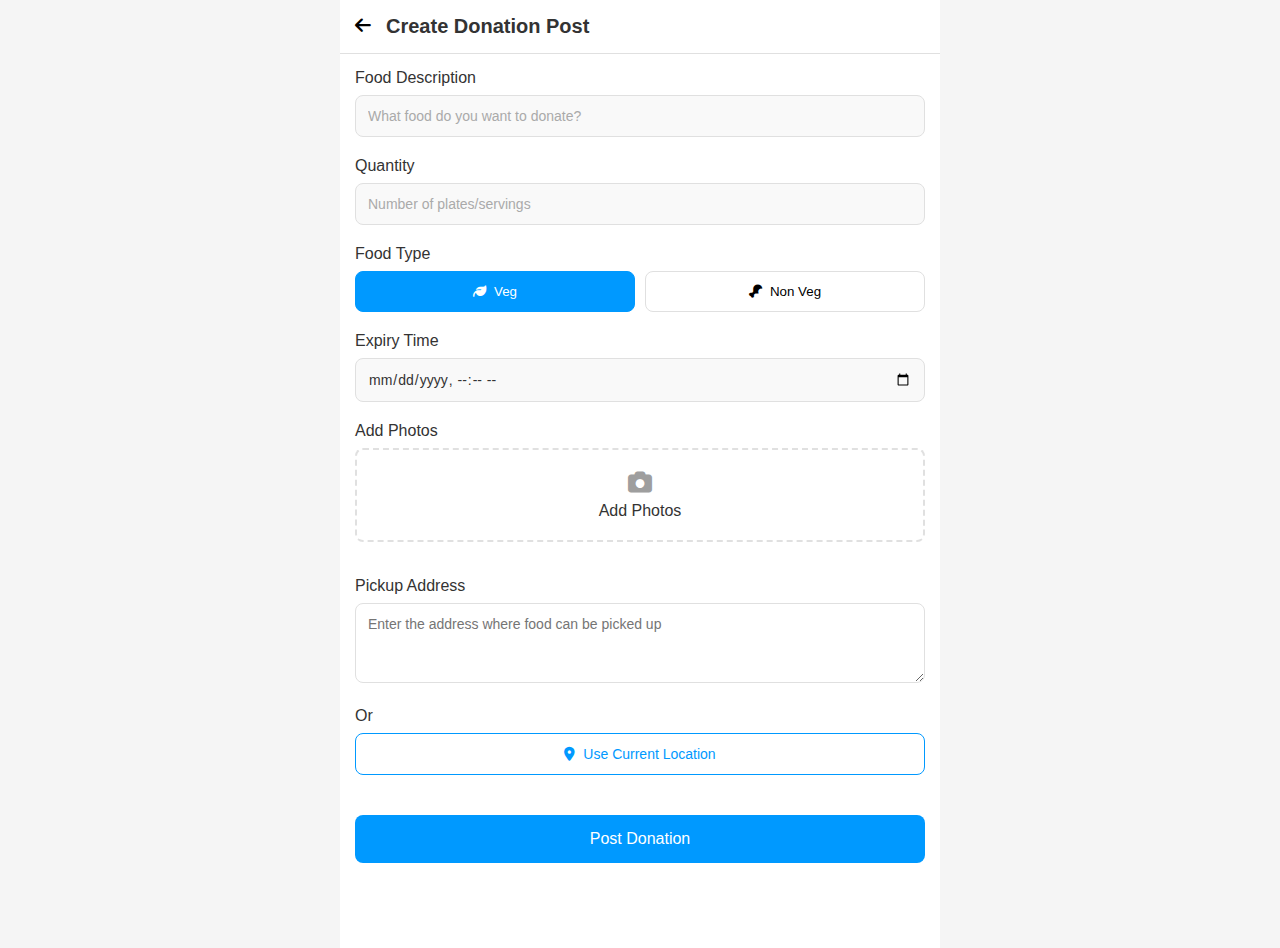
<file: create-donation.html>
<!DOCTYPE html>
<html lang="en">
<head>
    <meta charset="UTF-8">
    <meta name="viewport" content="width=device-width, initial-scale=1.0">
    <title>Create Donation Post</title>
    <link rel="stylesheet" href="styles.css">
    <link rel="stylesheet" href="dashboard.css">
    <link rel="stylesheet" href="https://cdnjs.cloudflare.com/ajax/libs/font-awesome/6.4.0/css/all.min.css">
</head>
<body>
    <div class="main-container">
        <div class="page-header">
            <button class="back-btn"><i class="fas fa-arrow-left"></i></button>
            <h1>Create Donation Post</h1>
        </div>

        <form id="donationForm">
            <div class="form-group">
                <label for="foodDescription">Food Description</label>
                <input type="text" id="foodDescription" placeholder="What food do you want to donate?" required>
            </div>
            
            <div class="form-group">
                <label for="foodQuantity">Quantity</label>
                <input type="number" id="foodQuantity" placeholder="Number of plates/servings" required min="1">
            </div>
            
            <div class="form-group">
                <label>Food Type</label>
                <div class="food-type-toggle">
                    <button type="button" class="food-type-btn active" data-type="veg">
                        <i class="fas fa-leaf"></i> Veg
                    </button>
                    <button type="button" class="food-type-btn" data-type="nonveg">
                        <i class="fas fa-drumstick-bite"></i> Non Veg
                    </button>
                </div>
            </div>
            
            <div class="form-group">
                <label for="expiryTime">Expiry Time</label>
                <input type="datetime-local" id="expiryTime" required>
            </div>
            
            <div class="form-group">
                <label>Add Photos</label>
                <div class="photo-upload">
                    <div class="upload-placeholder">
                        <i class="fas fa-camera"></i>
                        <p>Add Photos</p>
                    </div>
                    <input type="file" id="photoUpload" accept="image/*" multiple hidden>
                </div>
                <div class="photo-preview"></div>
            </div>
            
            <div class="form-group">
                <label for="pickupAddress">Pickup Address</label>
                <textarea id="pickupAddress" placeholder="Enter the address where food can be picked up" required></textarea>
            </div>
            
            <div class="form-group">
                <label>Or</label>
                <button type="button" class="map-location-btn">
                    <i class="fas fa-map-marker-alt"></i> Use Current Location
                </button>
            </div>
            
            <button type="submit" class="submit-btn">Post Donation</button>
        </form>
    </div>

    <script src="dashboard.js"></script>
</body>
</html>
</file>
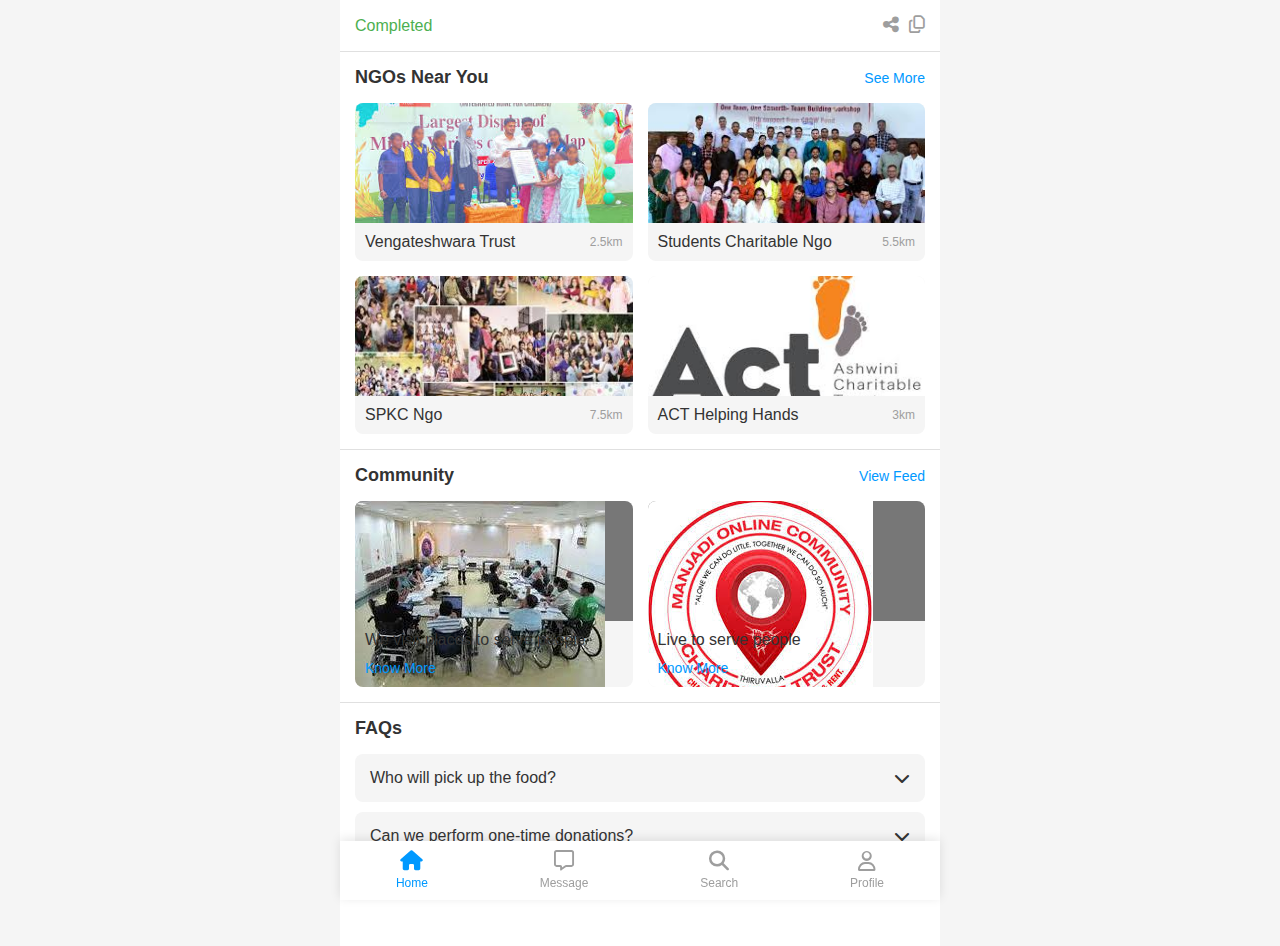
<file: home.html>
<!DOCTYPE html>
<html lang="en">
<head>
    <meta charset="UTF-8">
    <meta name="viewport" content="width=device-width, initial-scale=1.0">
    <title>Donor Dashboard</title>
    <link rel="stylesheet" href="styles.css">
    <link rel="stylesheet" href="dashboard.css">
    <link rel="stylesheet" href="https://cdnjs.cloudflare.com/ajax/libs/font-awesome/6.4.0/css/all.min.css">
</head>
<body>
    <div class="main-container">
        <div class="status-bar">
            <div class="status-text">
                <span class="status-completed">Completed</span>
            </div>
            <div class="status-actions">
                <button class="icon-btn"><i class="fas fa-share-alt"></i></button>
                <button class="icon-btn"><i class="far fa-copy"></i></button>
            </div>
        </div>

        <section class="section">
            <div class="section-header">
                <h2>NGOs Near You</h2>
                <a href="#" class="see-more">See More</a>
            </div>
            <div class="ngo-grid">
                <div class="ngo-card">
                    <div class="ngo-image">
                        <img src="4.jpg" alt="NGO Image">
                    </div>
                    <div class="ngo-info">
                        <p class="ngo-name">Vengateshwara Trust</p>
                        <p class="ngo-distance">2.5km</p>
                    </div>
                </div>
                <div class="ngo-card">
                    <div class="ngo-image">
                        <img src="5.jpg" alt="NGO Image">
                    </div>
                    <div class="ngo-info">
                        <p class="ngo-name">Students Charitable Ngo</p>
                        <p class="ngo-distance">5.5km</p>
                    </div>
                </div>
                <div class="ngo-card">
                    <div class="ngo-image">
                        <img src="1.jpg" alt="NGO Image">
                    </div>
                    <div class="ngo-info">
                        <p class="ngo-name">SPKC Ngo</p>
                        <p class="ngo-distance">7.5km</p>
                    </div>
                </div>
                <div class="ngo-card">
                    <div class="ngo-image">
                        <img src="7.jpg" alt="NGO Image">
                    </div>
                    <div class="ngo-info">
                        <p class="ngo-name">ACT Helping Hands</p>
                        <p class="ngo-distance">3km</p>
                    </div>
                </div>
            </div>
        </section>

        <section class="section">
            <div class="section-header">
                <h2>Community</h2>
                <a href="#" class="see-more">View Feed</a>
            </div>
            <div class="community-grid">
                <div class="community-card">
                    <div class="community-image">
                        <img src="8.jpg" alt="Community Image">
                    </div>
                    <div class="community-info">
                        <p class="community-description">We visit places to serve people</p>
                        <a href="#" class="know-more">Know More</a>
                    </div>
                </div>
                <div class="community-card">
                    <div class="community-image">
                        <img src="99.jpg" alt="Community Image">
                    </div>
                    <div class="community-info">
                        <p class="community-description">Live to serve people</p>
                        <a href="#" class="know-more">Know More</a>
                    </div>
                </div>
            </div>
        </section>

        <section class="section">
            <div class="section-header">
                <h2>FAQs</h2>
            </div>
            <div class="faq-container">
                <div class="faq-item">
                    <div class="faq-question">
                        <p>Who will pick up the food?</p>
                        <i class="fas fa-chevron-down"></i>
                    </div>
                    <div class="faq-answer">
                        <p>Our volunteers will pick up the food from your location at the scheduled time.</p>
                    </div>
                </div>
                <div class="faq-item">
                    <div class="faq-question">
                        <p>Can we perform one-time donations?</p>
                        <i class="fas fa-chevron-down"></i>
                    </div>
                    <div class="faq-answer">
                        <p>Yes, you can make one-time donations. Simply create a donation post when you have food to donate.</p>
                    </div>
                </div>
            </div>
        </section>
        
        <!-- Bottom Navigation -->
        <nav class="bottom-nav">
            <a href="home.html" class="nav-item active">
                <i class="fas fa-home"></i>
                <span>Home</span>
            </a>
            <a href="message.html" class="nav-item">
                <i class="far fa-comment-alt"></i>
                <span>Message</span>
            </a>
            <a href="search.html" class="nav-item">
                <i class="fas fa-search"></i>
                <span>Search</span>
            </a>
            <a href="profile.html" class="nav-item">
                <i class="far fa-user"></i>
                <span>Profile</span>
            </a>
        </nav>
    </div>

    <script src="dashboard.js"></script>
</body>
</html>
</file>
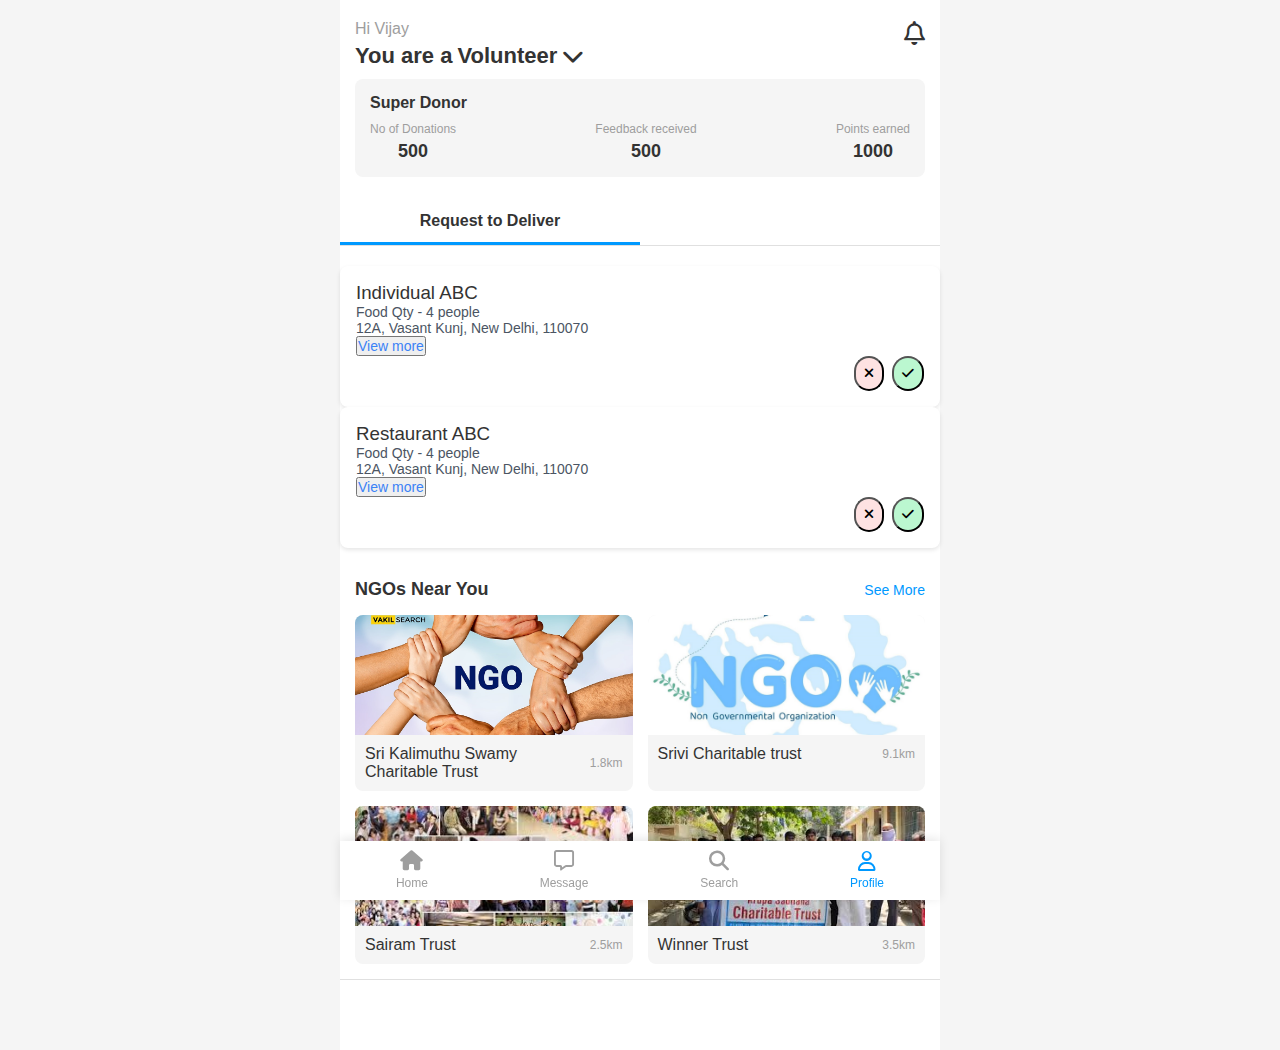
<file: profile.html>
<!DOCTYPE html>
<html lang="en">
<head>
    <meta charset="UTF-8">
    <meta name="viewport" content="width=device-width, initial-scale=1.0">
    <title>Donor Profile</title>
    <link rel="stylesheet" href="styles.css">
    <link rel="stylesheet" href="dashboard.css">
    <link rel="stylesheet" href="https://cdnjs.cloudflare.com/ajax/libs/font-awesome/6.4.0/css/all.min.css">
</head>
<body>
    <div class="main-container">
        <div class="profile-header">
            <div class="profile-greeting">
                <p>Hi <span id="user-name">Vijay</span></p>
                <div class="profile-role">
                    <h2>You are a <span class="role-text">Volunteer</span> <i class="fas fa-chevron-down"></i></h2>
                </div>
            </div>
            <div class="notification-icon">
                <i class="far fa-bell"></i>
            </div>
        </div>

        <div class="donor-stats">
            <div class="donor-level">Super Donor</div>
            <div class="donor-metrics">
                <div class="metric">
                    <p class="metric-label">No of Donations</p>
                    <p class="metric-value">500</p>
                </div>
                <div class="metric">
                    <p class="metric-label">Feedback received</p>
                    <p class="metric-value">500</p>
                </div>
                <div class="metric">
                    <p class="metric-label">Points earned</p>
                    <p class="metric-value">1000</p>
                </div>
            </div>
        </div>

        <div class="donor-tabs">
            <div class="tab active" data-tab="my-post">Request to Deliver</div>
            <div class="tab" data-tab="receivers-requests"></div>
        </div>

        <div class="space-y-4 mb-6">
            <div class="bg-white p-4 rounded-lg shadow">
                <h3 class="font-medium">Individual ABC</h3>
                <div class="flex items-center gap-2 text-sm text-gray-600 mb-2">
                    <span>Food Qty - 4 people</span>
                </div>
                <p class="text-sm text-gray-600 mb-2">12A, Vasant Kunj, New Delhi, 110070</p>
                <button class="text-blue-500 text-sm">View more</button>
                <div class="flex justify-end gap-2 mt-2">
                    <button class="p-2 rounded-full bg-red-100">
                        <i class="fas fa-times text-red-500"></i>
                    </button>
                    <button 
                      class="p-2 rounded-full bg-green-100"
                      onclick="handleDeliveryRequest('Individual ABC', '12A, Vasant Kunj'); window.location.href='livetracking.html';">

                        <i class="fas fa-check text-green-500"></i>
                    </button>
                </div>
            </div>
            <div class="bg-white p-4 rounded-lg shadow">
                <h3 class="font-medium">Restaurant ABC</h3>
                <div class="flex items-center gap-2 text-sm text-gray-600 mb-2">
                    <span>Food Qty - 4 people</span>
                </div>
                <p class="text-sm text-gray-600 mb-2">12A, Vasant Kunj, New Delhi, 110070</p>
                <button class="text-blue-500 text-sm">View more</button>
                <div class="flex justify-end gap-2 mt-2">
                    <button class="p-2 rounded-full bg-red-100">
                        <i class="fas fa-times text-red-500"></i>
                    </button>
                    <button 
                      class="p-2 rounded-full bg-green-100"
                      onclick="handleDeliveryRequest('Restaurant ABC', '12A, Vasant Kunj'); window.location.href='livetracking.html';">

                        <i class="fas fa-check text-green-500"></i>
                    </button>
                </div>
            </div>
        </div>

        <section class="section">
            <div class="section-header">
                <h2>NGOs Near You</h2>
                <a href="#" class="see-more">See More</a>
            </div>
            <div class="ngo-grid">
                <div class="ngo-card">
                    <div class="ngo-image">
                        <img src="11.jpg" alt="NGO Image">
                    </div>
                    <div class="ngo-info">
                        <p class="ngo-name">Sri Kalimuthu Swamy Charitable Trust</p>
                        <p class="ngo-distance">1.8km</p>
                    </div>
                </div>
                <div class="ngo-card">
                    <div class="ngo-image">
                        <img src="22.jpg" alt="NGO Image">
                    </div>
                    <div class="ngo-info">
                        <p class="ngo-name">Srivi Charitable trust</p>
                        <p class="ngo-distance">9.1km</p>
                    </div>
                </div>
                <div class="ngo-card">
                    <div class="ngo-image">
                        <img src="1.jpg" alt="NGO Image">
                    </div>
                    <div class="ngo-info">
                        <p class="ngo-name">Sairam Trust</p>
                        <p class="ngo-distance">2.5km</p>
                    </div>
                </div>
                <div class="ngo-card">
                    <div class="ngo-image">
                        <img src="3.jpg" alt="NGO Image">
                    </div>
                    <div class="ngo-info">
                        <p class="ngo-name">Winner Trust</p>
                        <p class="ngo-distance">3.5km</p>
                    </div>
                </div>
            </div>
        </section>

        <!-- Bottom Navigation -->
        <nav class="bottom-nav">
            <a href="home.html" class="nav-item">
                <i class="fas fa-home"></i>
                <span>Home</span>
            </a>
            <a href="message.html" class="nav-item">
                <i class="far fa-comment-alt"></i>
                <span>Message</span>
            </a>
            <a href="search.html" class="nav-item">
                <i class="fas fa-search"></i>
                <span>Search</span>
            </a>
            <a href="profile.html" class="nav-item active">
                <i class="far fa-user"></i>
                <span>Profile</span>
            </a>
        </nav>
    </div>

    <script src="dashboard.js"></script>
    <script>
        function handleDeliveryRequest(from, address) {
            console.log(`Delivery request accepted from: ${from}, Address: ${address}`);
            // Additional logic for handling the delivery request can be added here
        }
    </script>
</body>
</html>
</create_file>
</file>
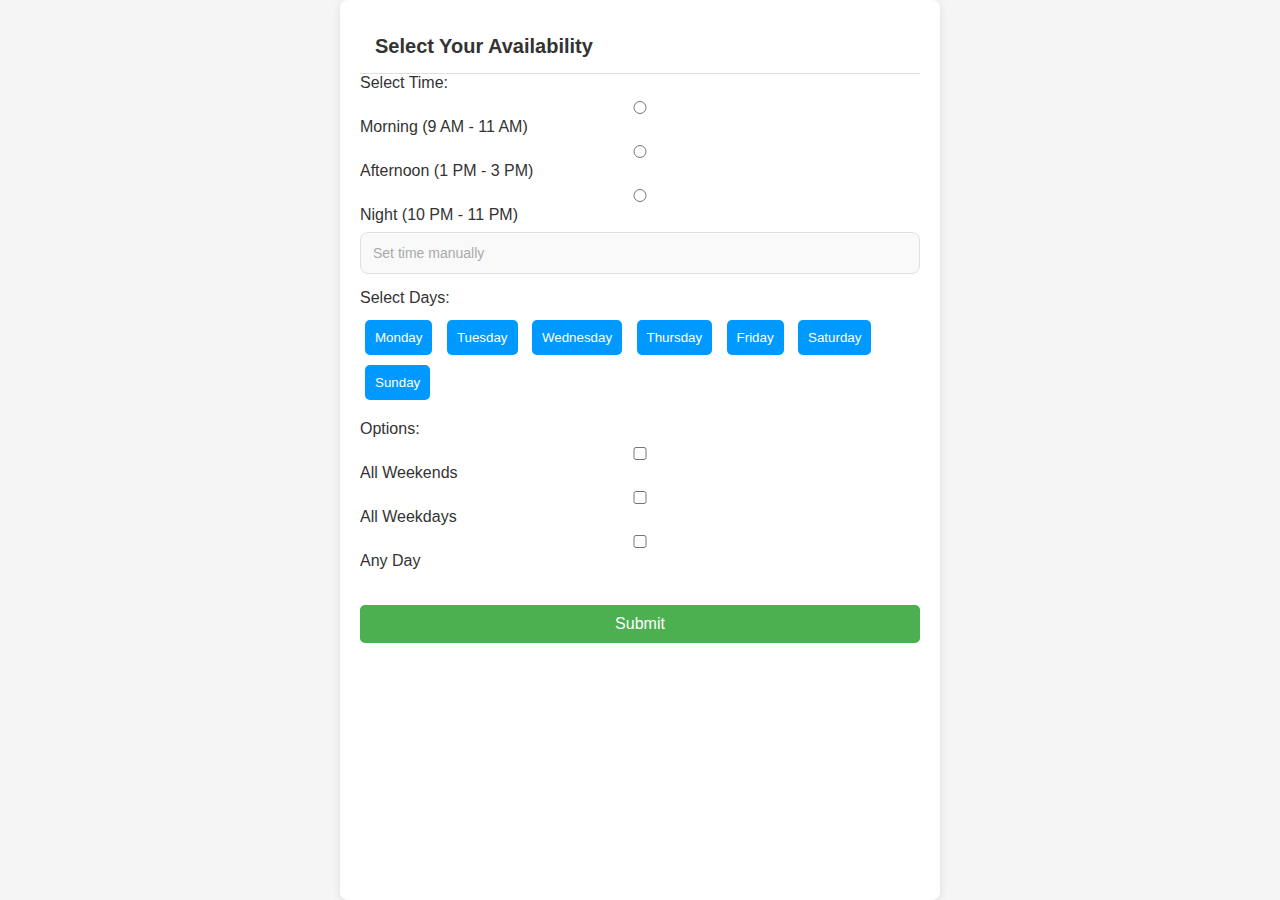
<file: select-availability.html>
<!DOCTYPE html>
<html lang="en">
<head>
    <meta charset="UTF-8">
    <meta name="viewport" content="width=device-width, initial-scale=1.0">
    <title>Select Your Availability</title>
    <link rel="stylesheet" href="styles.css">
    <link rel="stylesheet" href="dashboard.css">
    <link rel="stylesheet" href="https://cdnjs.cloudflare.com/ajax/libs/font-awesome/6.4.0/css/all.min.css">
    <style>
        body {
            background-color: #f5f5f5;
            font-family: 'Segoe UI', Tahoma, Geneva, Verdana, sans-serif;
        }
        .main-container {
            max-width: 600px;
            margin: auto;
            padding: 20px;
            background: white;
            border-radius: 8px;
            box-shadow: 0 2px 10px rgba(0, 0, 0, 0.1);
            animation: fadeIn 0.5s ease-in-out;
        }
        @keyframes fadeIn {
            from { opacity: 0; }
            to { opacity: 1; }
        }
        .form-group {
            margin-bottom: 15px;
        }
        .submit-btn {
            background-color: #4caf50;
            color: white;
            padding: 10px 15px;
            border: none;
            border-radius: 5px;
            cursor: pointer;
            transition: background-color 0.3s;
        }
        .submit-btn:hover {
            background-color: #45a049;
        }
        .day-btn {
            margin: 5px;
            padding: 10px;
            background-color: #0099ff;
            color: white;
            border: none;
            border-radius: 5px;
            cursor: pointer;
            transition: background-color 0.3s;
        }
        .day-btn.selected {
            background-color: #007bb5; /* Change color when selected */
        }
        .day-btn:hover {
            background-color: #007bb5;
        }
        .error-message {
            color: red;
            font-size: 12px;
        }
        .modal {
            display: none;
            position: fixed;
            top: 0;
            left: 0;
            width: 100%;
            height: 100%;
            background-color: rgba(0, 0, 0, 0.5);
            z-index: 1000;
            justify-content: center;
            align-items: center;
        }
        .modal-content {
            background: white;
            padding: 20px;
            border-radius: 8px;
            text-align: center;
        }
    </style>
</head>
<body>
    <div class="main-container">
        <div class="page-header">
            <h1>Select Your Availability</h1>
        </div>

        <form id="availabilityForm" method="POST" action="/register">

            <div class="form-group">
                <label>Select Time:</label>
                <div>
                    <input type="radio" id="morning" name="time" value="9-11">
                    <label for="morning">Morning (9 AM - 11 AM)</label>
                </div>
                <div>
                    <input type="radio" id="afternoon" name="time" value="1-3">
                    <label for="afternoon">Afternoon (1 PM - 3 PM)</label>
                </div>
                <div>
                    <input type="radio" id="night" name="time" value="10-11">
                    <label for="night">Night (10 PM - 11 PM)</label>
                </div>
                <div>
                    <input type="text" id="customTime" placeholder="Set time manually">
                </div>
                <div class="error-message" id="timeError"></div>
                <input type="hidden" name="time" id="timeInput">
                <input type="hidden" name="days" id="daysInput">

            </div>

            <div class="form-group">
                <label>Select Days:</label>
                <div>
                    <button type="button" class="day-btn" onclick="toggleDay(this)">Monday</button>
                    <button type="button" class="day-btn" onclick="toggleDay(this)">Tuesday</button>
                    <button type="button" class="day-btn" onclick="toggleDay(this)">Wednesday</button>
                    <button type="button" class="day-btn" onclick="toggleDay(this)">Thursday</button>
                    <button type="button" class="day-btn" onclick="toggleDay(this)">Friday</button>
                    <button type="button" class="day-btn" onclick="toggleDay(this)">Saturday</button>
                    <button type="button" class="day-btn" onclick="toggleDay(this)">Sunday</button>
                </div>
                <div class="error-message" id="dayError"></div>
            </div>

            <div class="form-group">
                <label>Options:</label>
                <div>
                    <input type="checkbox" id="allWeekends">
                    <label for="allWeekends">All Weekends</label>
                </div>
                <div>
                    <input type="checkbox" id="allWeekdays">
                    <label for="allWeekdays">All Weekdays</label>
                </div>
                <div>
                    <input type="checkbox" id="anyDay">
                    <label for="anyDay">Any Day</label>
                </div>
            </div>

            <button type="submit" class="submit-btn">Submit</button>
        </form>
    </div>

    <div class="modal" id="confirmationModal">
        <div class="modal-content">
            <h2>Congrats Volunteer !!!
            </h2>
            <p id="confirmationMessage"></p>
            <button class="submit-btn" id="continueButton">Continue</button>
        </div>
    </div>

    <script src="script.js"></script>
    <script>
        function toggleDay(button) {
            button.classList.toggle('selected');
        }

        document.getElementById('availabilityForm').addEventListener('submit', function(event) {
            event.preventDefault();
            const timeSelected = document.querySelector('input[name="time"]:checked');
            const customTime = document.getElementById('customTime').value;
            const daysSelected = Array.from(document.querySelectorAll('.day-btn.selected')).map(btn => btn.textContent);
            const allWeekends = document.getElementById('allWeekends').checked;
            const allWeekdays = document.getElementById('allWeekdays').checked;
            const anyDay = document.getElementById('anyDay').checked;

            // Clear previous error messages
            document.getElementById('timeError').textContent = '';
            document.getElementById('dayError').textContent = '';

            if (!timeSelected && !customTime) {
                document.getElementById('timeError').textContent = 'Please select a time slot or set a custom time.';
                return;
            }

            if (daysSelected.length === 0 && !allWeekends && !allWeekdays && !anyDay) {
                document.getElementById('dayError').textContent = 'Please select at least one day or choose an option.';
                return;
            }

            // Collect time and days data
            document.getElementById('timeInput').value = timeSelected ? timeSelected.value : customTime;
            document.getElementById('daysInput').value = daysSelected.join(', ');

            // Show confirmation modal

            const confirmationMessage = `YOUR DETAILS SUCCESSFULLY ENROLLED`;
            document.getElementById('confirmationMessage').textContent = confirmationMessage;
            document.getElementById('confirmationModal').style.display = 'flex';

            // Continue button functionality
            document.getElementById('continueButton').onclick = function() {
                window.location.href = 'profile.html'; // Redirect to profile.html after confirmation

            };
        });
    </script>
</body>
</html>
</file>
<file: styles.css>
/* Styles for Request to Deliver Section */
* {
    margin: 0;
    padding: 0;
    box-sizing: border-box;
    font-family: 'Segoe UI', Tahoma, Geneva, Verdana, sans-serif;
}

body {
    background-color: #f5f5f5;
    padding: 20px;
}

.container {
    max-width: 500px;
    margin: 0 auto;
    background-color: white;
    border-radius: 10px;
    padding: 20px;
    box-shadow: 0 2px 10px rgba(0, 0, 0, 0.1);
}

h1 {
    font-size: 24px;
    margin-bottom: 20px;
    font-weight: bold;
}

.donor-types {
    display: flex;
    justify-content: space-between;
    margin-bottom: 20px;
}

.donor-type {
    flex: 1;
    background-color: #f5f5f5;
    border-radius: 8px;
    padding: 15px 10px;
    text-align: center;
    margin: 0 5px;
    cursor: pointer;
    transition: all 0.3s ease;
}

.donor-type:first-child {
    margin-left: 0;
}

.donor-type:last-child {
    margin-right: 0;
}

.donor-type i {
    font-size: 24px;
    margin-bottom: 5px;
    color: #555;
}

.donor-type p {
    font-size: 14px;
    color: #333;
}

.donor-type.active {
    background-color: #f0f0f0;
    box-shadow: 0 2px 5px rgba(0, 0, 0, 0.1);
}
.space-y-4 {
    margin-bottom: 1rem; /* Space between elements */
}

.bg-white {
    background-color: #ffffff; /* White background for cards */
}

.p-4 {
    padding: 1rem; /* Padding for cards */
}

.rounded-lg {
    border-radius: 0.5rem; /* Rounded corners for cards */
}

.shadow {
    box-shadow: 0 2px 4px rgba(0, 0, 0, 0.1); /* Subtle shadow for depth */
}

.font-medium {
    font-weight: 500; /* Medium font weight for headings */
}

.text-sm {
    font-size: 0.875rem; /* Small font size for text */
}

.text-gray-600 {
    color: #4b5563; /* Gray color for text */
}

.text-blue-500 {
    color: #3b82f6; /* Blue color for buttons */
}

.bg-red-100 {
    background-color: #fee2e2; /* Light red background for reject button */
}

.bg-green-100 {
    background-color: #bbf7d0; /* Light green background for accept button */
}

.p-2 {
    padding: 0.5rem; /* Padding for buttons */
}

.rounded-full {
    border-radius: 9999px; /* Fully rounded buttons */
}

.flex {
    display: flex; /* Flexbox for layout */
}

.justify-end {
    justify-content: flex-end; /* Align items to the end */
}

.gap-2 {
    gap: 0.5rem; /* Space between flex items */
}

.mt-2 {
}

.form-group {
    margin-bottom: 15px;
}

input {
    width: 100%;
    padding: 15px;
    border: 1px solid #ddd;
    border-radius: 5px;
    font-size: 14px;
    color: #333;
    background-color: #f9f9f9;
}

input::placeholder {
    color: #aaa;
}

.phone-group {
    display: flex;
}

.country-code {
    display: flex;
    align-items: center;
    justify-content: center;
    padding: 0 15px;
    background-color: #f9f9f9;
    border: 1px solid #ddd;
    border-radius: 5px 0 0 5px;
    width: 80px;
}

.country-code i {
    margin-left: 5px;
    font-size: 12px;
    color: #777;
}

.phone-group input {
    border-left: none;
    border-radius: 0 5px 5px 0;
}

.divider {
    position: relative;
    text-align: center;
    margin: 25px 0;
}

.divider::before, .divider::after {
    content: "";
    position: absolute;
    top: 50%;
    width: calc(50% - 30px);
    height: 1px;
    background-color: #ddd;
}

.divider::before {
    left: 0;
}

.divider::after {
    right: 0;
}

.divider span {
    display: inline-block;
    padding: 0 15px;
    background-color: white;
    position: relative;
    color: #888;
    font-size: 14px;
}

.map-location {
    text-align: center;
    margin-bottom: 25px;
}

.map-location a {
    color: #0099ff;
    text-decoration: none;
    font-size: 16px;
}

.submit-btn {
    width: 100%;
    padding: 15px;
    background-color: #0099ff;
    color: white;
    border: none;
    border-radius: 5px;
    font-size: 16px;
    cursor: pointer;
    transition: background-color 0.3s;
}

.submit-btn:hover {
    background-color: #0088ee;
}

/* Modal Styles */
.modal {
    display: none;
    position: fixed;
    top: 0;
    left: 0;
    width: 100%;
    height: 100%;
    background-color: rgba(0, 0, 0, 0.5);
    z-index: 1000;
}

.modal-content {
    position: relative;
    margin: 10% auto;
    padding: 20px;
    width: 80%;
    max-width: 600px;
    background-color: white;
    border-radius: 10px;
}

.close {
    position: absolute;
    top: 15px;
    right: 20px;
    font-size: 24px;
    cursor: pointer;
}

#map {
    height: 400px;
    margin: 20px 0;
    border-radius: 8px;
    background-color: #f0f0f0;
}

/* Button group for map/satellite toggle */
.btn-group {
    display: flex;
    justify-content: center;
    margin-bottom: 20px;
}

.btn-group button {
    padding: 8px 15px;
    border: 1px solid #ddd;
    background-color: #f9f9f9;
    cursor: pointer;
    font-size: 14px;
}

.btn-group button:first-child {
    border-radius: 5px 0 0 5px;
}

.btn-group button:last-child {
    border-radius: 0 5px 5px 0;
}

.btn-group button.active {
    background-color: #0099ff;
    color: white;
    border-color: #0099ff;
}
</file>
<file: dashboard.css>
/* Dashboard Styles */
:root {
    --primary-color: #0099ff;
    --secondary-color: #4caf50;
    --text-color: #333;
    --light-gray: #f5f5f5;
    --medium-gray: #e0e0e0;
    --dark-gray: #9e9e9e;
    --white: #ffffff;
    --border-radius: 8px;
}

body {
    font-family: 'Segoe UI', Tahoma, Geneva, Verdana, sans-serif;
    background-color: var(--light-gray);
    color: var(--text-color);
    margin: 0;
    padding: 0;
}

.main-container {
    max-width: 600px;
    margin: 0 auto;
    background-color: var(--white);
    min-height: 100vh;
    position: relative;
    padding-bottom: 70px; /* Space for bottom nav */
}

/* Status Bar */
.status-bar {
    display: flex;
    justify-content: space-between;
    align-items: center;
    padding: 15px;
    border-bottom: 1px solid var(--medium-gray);
}

.status-completed {
    color: var(--secondary-color);
    font-weight: 500;
}

.status-actions {
    display: flex;
    gap: 10px;
}

.icon-btn {
    background: none;
    border: none;
    font-size: 18px;
    color: var(--dark-gray);
    cursor: pointer;
}

/* Sections */
.section {
    padding: 15px;
    border-bottom: 1px solid var(--medium-gray);
}

.section-header {
    display: flex;
    justify-content: space-between;
    align-items: center;
    margin-bottom: 15px;
}

.section-header h2 {
    font-size: 18px;
    margin: 0;
}

.see-more, .view-all, .know-more {
    color: var(--primary-color);
    text-decoration: none;
    font-size: 14px;
}

/* NGO Cards */
.ngo-grid {
    display: grid;
    grid-template-columns: repeat(2, 1fr);
    gap: 15px;
}

.ngo-card {
    background-color: var(--light-gray);
    border-radius: var(--border-radius);
    overflow: hidden;
}

.ngo-image {
    height: 120px;
    overflow: hidden;
}

.ngo-image img {
    width: 100%;
    height: 100%;
    object-fit: cover;
}

.ngo-info {
    padding: 10px;
    display: flex;
    justify-content: space-between;
    align-items: center;
}

.ngo-name {
    font-weight: 500;
    margin: 0;
}

.ngo-distance {
    font-size: 12px;
    color: var(--dark-gray);
    margin: 0;
}

/* Community Cards */
.community-grid {
    display: grid;
    grid-template-columns: repeat(2, 1fr);
    gap: 15px;
}

.community-card {
    background-color: var(--light-gray);
    border-radius: var(--border-radius);
    overflow: hidden;
}

.community-image {
    height: 120px;
    background-color: #777;
}

.community-info {
    padding: 10px;
}

.community-description {
    margin: 0 0 10px;
}

/* FAQs */
.faq-container {
    display: flex;
    flex-direction: column;
    gap: 10px;
}

.faq-item {
    background-color: var(--light-gray);
    border-radius: var(--border-radius);
    overflow: hidden;
}

.faq-question {
    padding: 15px;
    display: flex;
    justify-content: space-between;
    align-items: center;
    cursor: pointer;
}

.faq-question p {
    margin: 0;
    font-weight: 500;
}

.faq-answer {
    padding: 0 15px 15px;
    display: none;
}

.faq-answer.active {
    display: block;
}

/* Bottom Navigation */
.bottom-nav {
    position: fixed;
    bottom: 0;
    left: 0;
    right: 0;
    background-color: var(--white);
    display: flex;
    justify-content: space-around;
    padding: 10px 0;
    box-shadow: 0 -2px 10px rgba(0, 0, 0, 0.1);
    max-width: 600px;
    margin: 0 auto;
}

.nav-item {
    display: flex;
    flex-direction: column;
    align-items: center;
    color: var(--dark-gray);
    text-decoration: none;
    font-size: 12px;
}

.nav-item i {
    font-size: 20px;
    margin-bottom: 5px;
}

.nav-item.active {
    color: var(--primary-color);
}

/* Profile Page Styles */
.profile-header {
    display: flex;
    justify-content: space-between;
    align-items: flex-start;
    padding: 20px 15px 10px;
}

.profile-greeting p {
    margin: 0;
    color: var(--dark-gray);
}

.profile-role h2 {
    margin: 5px 0 0;
    font-size: 22px;
    display: flex;
    align-items: center;
    gap: 5px;
}

.role-text {
    font-weight: 700;
}

.notification-icon {
    font-size: 24px;
    color: var(--text-color);
}

.donor-stats {
    padding: 15px;
    background-color: var(--light-gray);
    margin: 0 15px 20px;
    border-radius: var(--border-radius);
}

.donor-level {
    font-weight: bold;
    margin-bottom: 10px;
}

.donor-metrics {
    display: flex;
    justify-content: space-between;
}

.metric {
    text-align: center;
}

.metric-label {
    font-size: 12px;
    color: var(--dark-gray);
    margin: 0 0 5px;
}

.metric-value {
    font-weight: bold;
    margin: 0;
    font-size: 18px;
}

.donor-tabs {
    display: flex;
    border-bottom: 1px solid var(--medium-gray);
    margin-bottom: 20px;
}

.tab {
    flex: 1;
    text-align: center;
    padding: 15px 0;
    cursor: pointer;
    position: relative;
}

.tab.active {
    font-weight: bold;
}

.tab.active::after {
    content: '';
    position: absolute;
    bottom: 0;
    left: 0;
    width: 100%;
    height: 3px;
    background-color: var(--primary-color);
}

.tab-content {
    padding: 0 15px;
}

.tab-content.hidden {
    display: none;
}

.empty-state {
    text-align: center;
    padding: 30px 0;
}

.empty-text {
    color: var(--dark-gray);
    font-style: italic;
    margin-bottom: 15px;
}

.empty-divider {
    height: 1px;
    background-color: var(--medium-gray);
    margin: 15px auto;
    width: 80%;
}

.donation-prompt {
    margin-bottom: 15px;
}

.create-donation-btn {
    background-color: var(--primary-color);
    color: var(--white);
    border: none;
    padding: 12px 20px;
    border-radius: 5px;
    font-size: 16px;
    cursor: pointer;
    display: flex;
    align-items: center;
    gap: 8px;
    margin: 0 auto;
}

.donation-history {
    margin-top: 30px;
}

.history-header {
    display: flex;
    justify-content: space-between;
    align-items: center;
    margin-bottom: 15px;
}

.history-header h3 {
    margin: 0;
    font-size: 18px;
}

.history-item {
    display: flex;
    gap: 15px;
    margin-bottom: 15px;
    border: 1px solid var(--medium-gray);
    border-radius: var(--border-radius);
    padding: 10px;
}

.history-image {
    width: 80px;
    height: 80px;
    background-color: var(--light-gray);
    border-radius: 5px;
    overflow: hidden;
}

.history-image img {
    width: 100%;
    height: 100%;
    object-fit: cover;
}

.history-details {
    flex: 1;
}

.history-id-date {
    display: flex;
    justify-content: space-between;
    margin-bottom: 5px;
    font-size: 12px;
}

.history-id {
    color: var(--text-color);
    font-weight: 500;
}

.history-date {
    color: var(--dark-gray);
}

.history-description {
    margin: 0 0 8px;
}

.history-tags {
    display: flex;
    gap: 8px;
    margin-bottom: 10px;
}

.tag {
    background-color: var(--light-gray);
    padding: 4px 8px;
    border-radius: 4px;
    font-size: 12px;
}

.history-status {
    display: flex;
    justify-content: space-between;
    align-items: center;
}

/* Create Donation Page */
.page-header {
    display: flex;
    align-items: center;
    padding: 15px;
    border-bottom: 1px solid var(--medium-gray);
}

.back-btn {
    background: none;
    border: none;
    font-size: 18px;
    margin-right: 15px;
    cursor: pointer;
}

.page-header h1 {
    margin: 0;
    font-size: 20px;
}

#donationForm {
    padding: 15px;
}

.form-group {
    margin-bottom: 20px;
}

label {
    display: block;
    margin-bottom: 8px;
    font-weight: 500;
}

input, textarea {
    width: 100%;
    padding: 12px;
    border: 1px solid var(--medium-gray);
    border-radius: var(--border-radius);
    font-size: 14px;
}

textarea {
    resize: vertical;
    min-height: 80px;
}

.food-type-toggle {
    display: flex;
    gap: 10px;
}

.food-type-btn {
    flex: 1;
    padding: 12px;
    border: 1px solid var(--medium-gray);
    border-radius: var(--border-radius);
    background-color: var(--white);
    cursor: pointer;
    display: flex;
    align-items: center;
    justify-content: center;
    gap: 8px;
}

.food-type-btn.active {
    background-color: var(--primary-color);
    color: var(--white);
    border-color: var(--primary-color);
}

.photo-upload {
    border: 2px dashed var(--medium-gray);
    border-radius: var(--border-radius);
    padding: 20px;
    text-align: center;
    cursor: pointer;
}

.upload-placeholder i {
    font-size: 24px;
    color: var(--dark-gray);
    margin-bottom: 8px;
}

.photo-preview {
    display: flex;
    flex-wrap: wrap;
    gap: 10px;
    margin-top: 15px;
}

.preview-item {
    width: 80px;
    height: 80px;
    border-radius: 5px;
    overflow: hidden;
    position: relative;
}

.preview-item img {
    width: 100%;
    height: 100%;
    object-fit: cover;
}

.remove-photo {
    position: absolute;
    top: 5px;
    right: 5px;
    background-color: rgba(0, 0, 0, 0.6);
    color: white;
    border: none;
    width: 20px;
    height: 20px;
    border-radius: 50%;
    cursor: pointer;
    font-size: 10px;
    display: flex;
    align-items: center;
    justify-content: center;
}

.map-location-btn {
    width: 100%;
    padding: 12px;
    border: 1px solid var(--primary-color);
    border-radius: var(--border-radius);
    background-color: transparent;
    color: var(--primary-color);
    cursor: pointer;
    display: flex;
    align-items: center;
    justify-content: center;
    gap: 8px;
    font-size: 14px;
}

.submit-btn {
    width: 100%;
    padding: 15px;
    background-color: var(--primary-color);
    color: var(--white);
    border: none;
    border-radius: var(--border-radius);
    font-size: 16px;
    cursor: pointer;
    margin-top: 20px;
}
</file>
